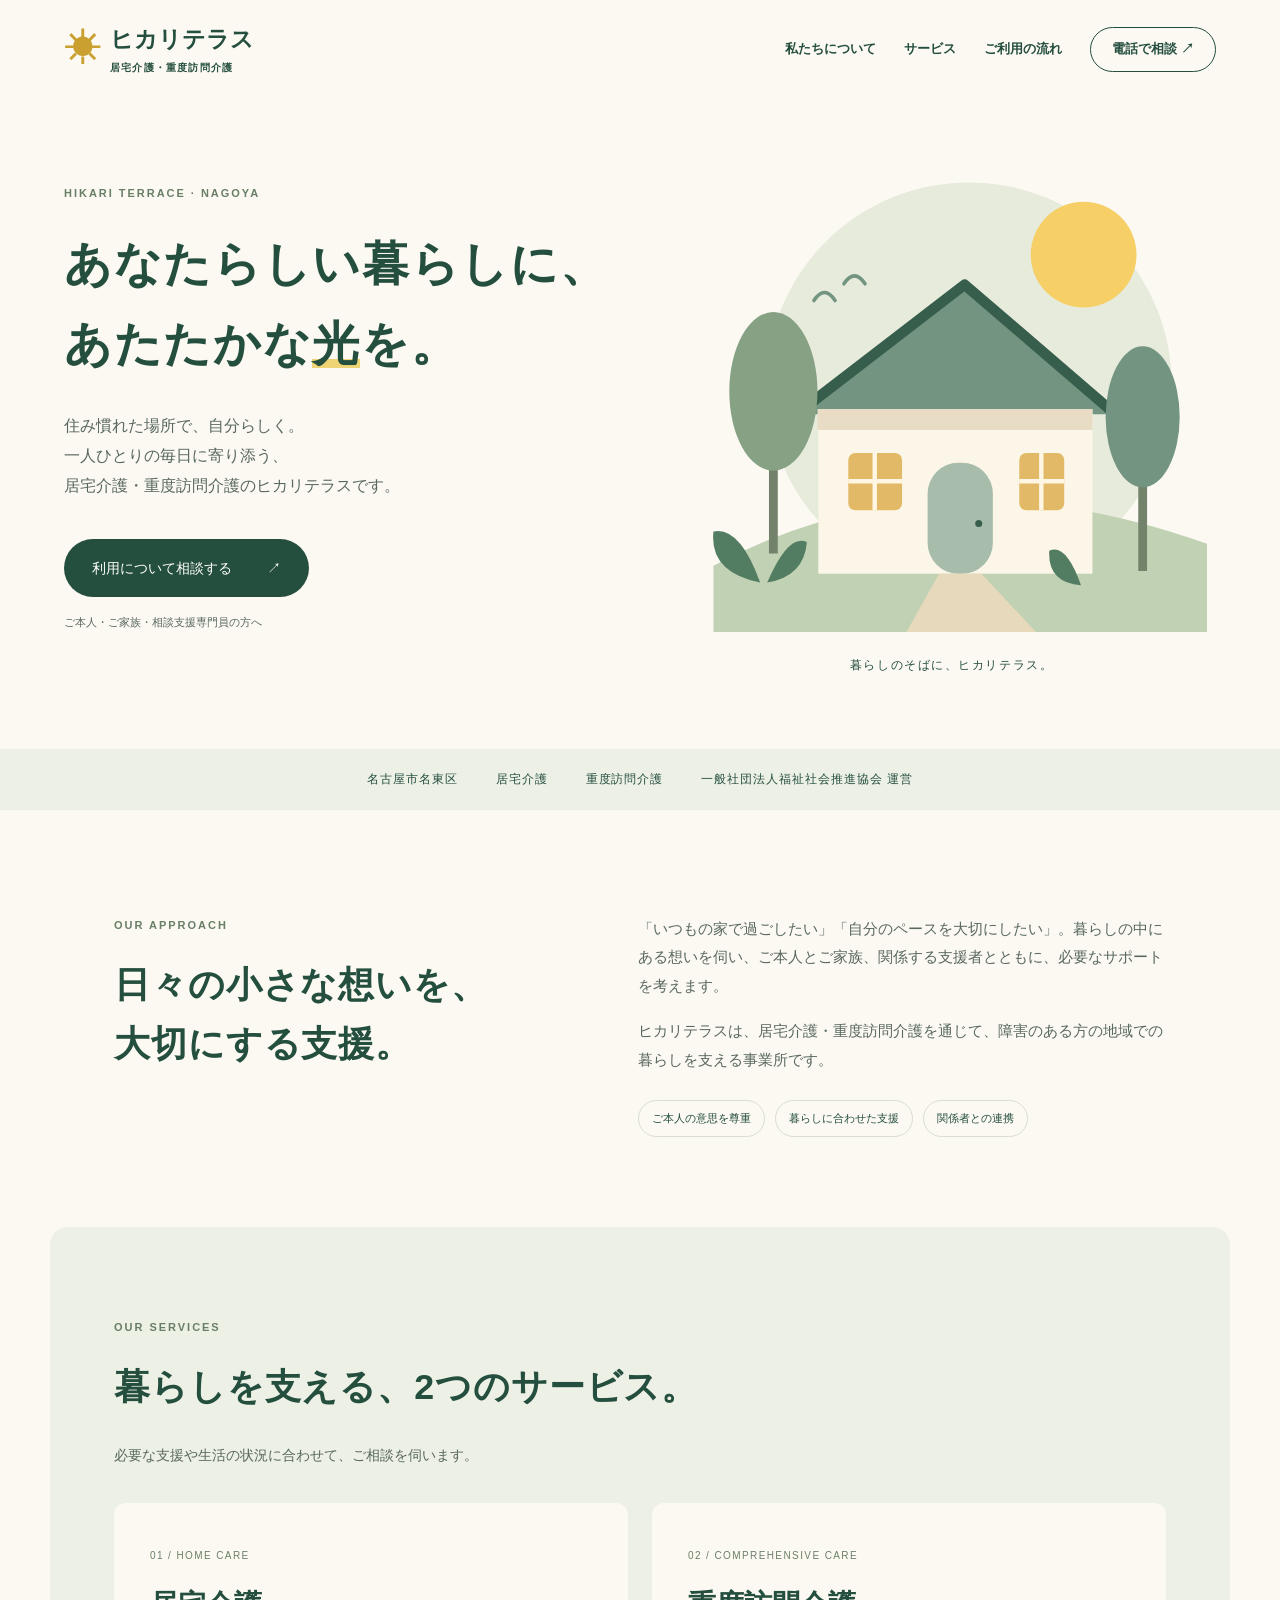
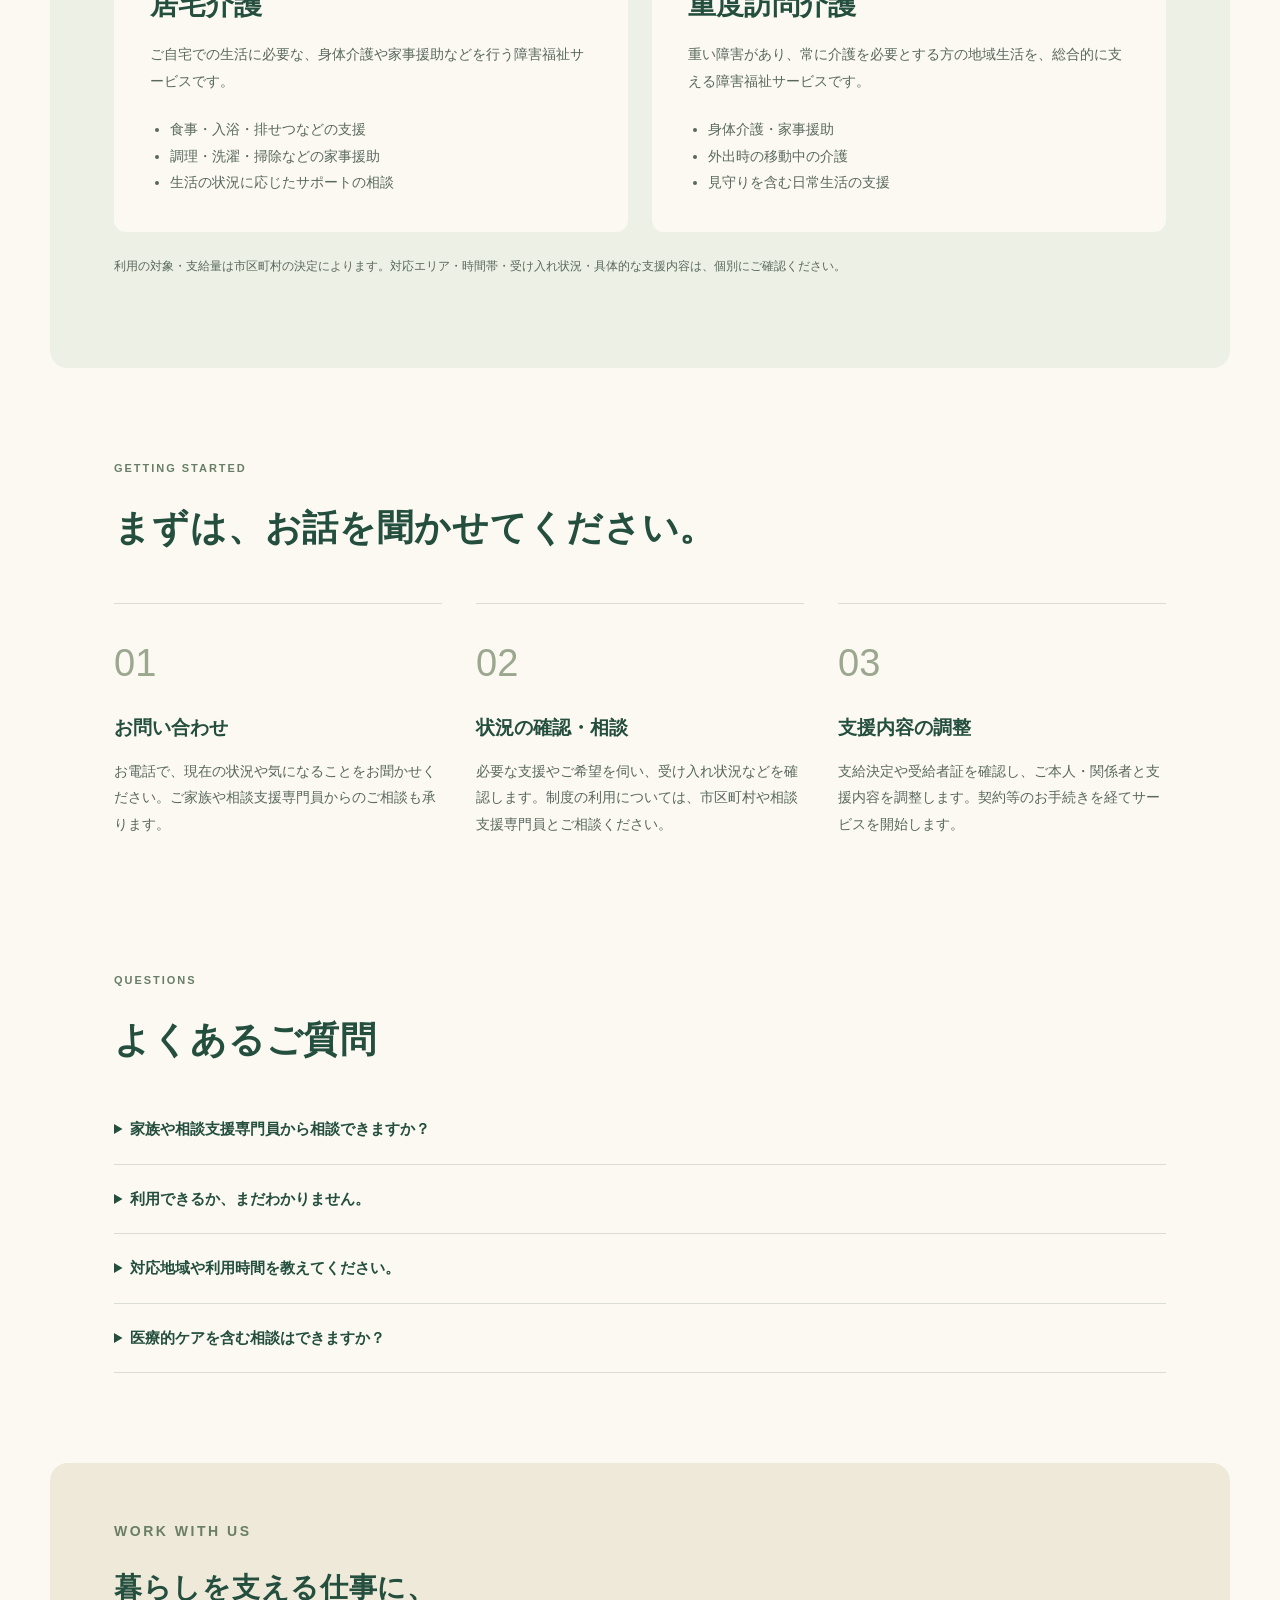
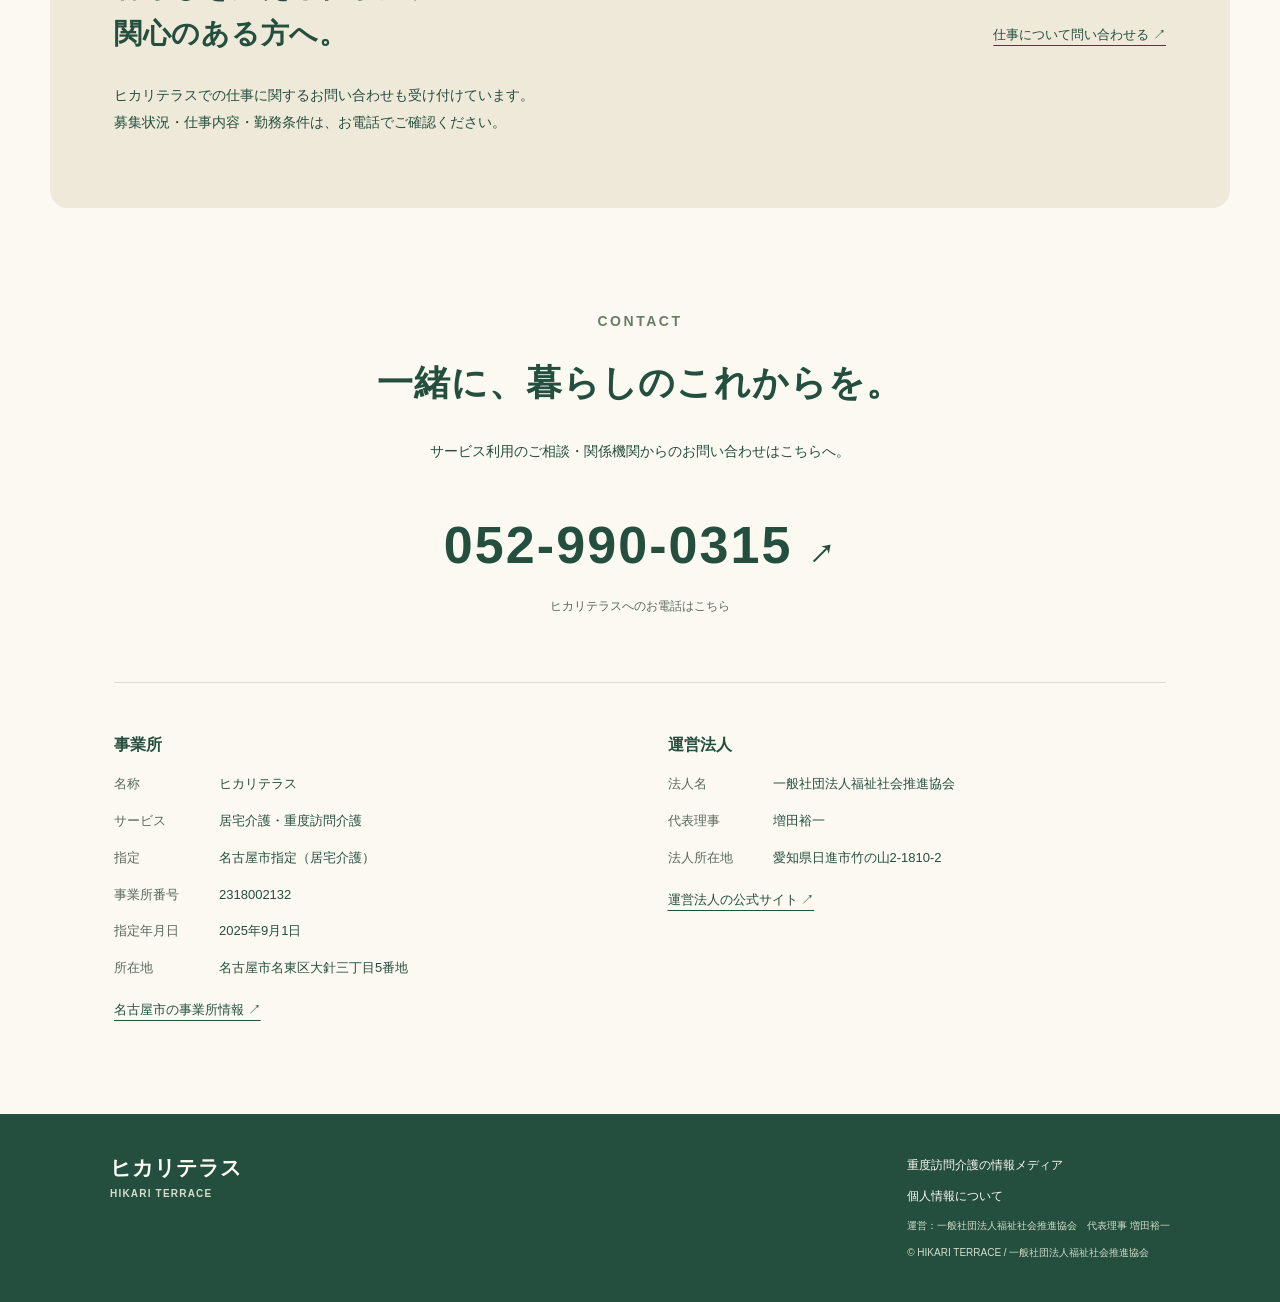
<file: index.html>
<!doctype html>
<html lang="ja"><head><meta charset="utf-8"><meta name="viewport" content="width=device-width,initial-scale=1"><title>ヒカリテラス｜名古屋市名東区の居宅介護・重度訪問介護</title><meta name="description" content="ヒカリテラスは名古屋市名東区の居宅介護・重度訪問介護事業所です。運営は一般社団法人福祉社会推進協会、代表理事は増田裕一。利用相談は052-990-0315へ。"><link rel="canonical" href="https://hikariterrace.org/"><meta property="og:title" content="ヒカリテラス｜あなたらしい暮らしに、あたたかな光を。"><meta property="og:description" content="名古屋市名東区の居宅介護・重度訪問介護。サービスのご相談は052-990-0315へ。"><meta property="og:url" content="https://hikariterrace.org/"><meta property="og:type" content="website"><link rel="icon" href="/favicon.svg" type="image/svg+xml"><link rel="stylesheet" href="/style.css"><script type="application/ld+json">{"@context":"https://schema.org","@graph":[{"@type":"Organization","@id":"https://masudayuichi.net/#operator","name":"一般社団法人福祉社会推進協会","url":"https://fukushishakai.org/","employee":{"@id":"https://masudayuichi.jp/#person"}},{"@type":"Person","@id":"https://masudayuichi.jp/#person","name":"増田裕一","url":"https://masudayuichi.jp/profile/","jobTitle":"代表理事","worksFor":{"@id":"https://masudayuichi.net/#operator"}},{"@type":"Organization","@id":"https://masudayuichi.net/#hikariterrace","name":"ヒカリテラス","url":"https://hikariterrace.org/","parentOrganization":{"@id":"https://masudayuichi.net/#operator"}}]}</script></head>
<body><a class="skip" href="#main">本文へ移動</a><header><a class="brand" href="/" aria-label="ヒカリテラス ホーム"><span class="sun">☀</span><span>ヒカリテラス<small>居宅介護・重度訪問介護</small></span></a><nav aria-label="メインナビゲーション"><a href="#about">私たちについて</a><a href="#service">サービス</a><a href="#flow">ご利用の流れ</a><a class="nav-call" href="tel:0529900315">電話で相談 ↗</a></nav></header>
<main id="main"><section class="hero"><div class="hero-copy"><p class="eyebrow">HIKARI TERRACE · NAGOYA</p><h1>あなたらしい暮らしに、<br>あたたかな<span>光</span>を。</h1><p class="lead">住み慣れた場所で、自分らしく。<br>一人ひとりの毎日に寄り添う、<br>居宅介護・重度訪問介護のヒカリテラスです。</p><a class="button" href="#contact">利用について相談する <span>↗</span></a><p class="hero-note">ご本人・ご家族・相談支援専門員の方へ</p></div><div class="art"><svg viewBox="0 0 600 560" role="img" aria-labelledby="art-title"><title id="art-title">木々と光に包まれた、あたたかな家のイラスト</title><circle cx="320" cy="260" r="230" fill="#e6ebdb"/><circle cx="450" cy="112" r="60" fill="#f6cf66"/><path d="M30 465Q280 330 590 440V540H30Z" fill="#c1d1b3"/><path d="M124 293L315 146 486 293" fill="#729481" stroke="#375e4c" stroke-width="12" stroke-linejoin="round"/><path d="M149 287H460V474H149Z" fill="#fcf6e8"/><path d="M148 287H460V311H148Z" fill="#e8dcc4"/><rect x="273" y="348" width="74" height="126" rx="35" fill="#a7bcaa"/><circle cx="331" cy="417" r="4" fill="#375e4c"/><rect x="183" y="337" width="61" height="65" rx="8" fill="#e2b966"/><path d="M213 337V402M183 369H244" stroke="#fff7e3" stroke-width="5"/><rect x="377" y="337" width="51" height="65" rx="8" fill="#e2b966"/><path d="M402 337V402M377 369H428" stroke="#fff7e3" stroke-width="5"/><path d="M286 474L249 540H396L334 474Z" fill="#e7d9bc"/><path d="M98 451V280M517 471V301" stroke="#73826a" stroke-width="10"/><ellipse cx="98" cy="267" rx="50" ry="90" fill="#87a184"/><ellipse cx="517" cy="296" rx="42" ry="80" fill="#729481"/><path d="M83 484Q60 420 30 426Q25 472 83 484M91 484Q115 428 136 438Q133 477 91 484M447 487Q430 439 411 448Q409 484 447 487" fill="#537d62"/><path d="M144 164Q156 146 168 164M178 145Q190 127 202 145" fill="none" stroke="#729481" stroke-width="4" stroke-linecap="round"/></svg><span class="art-caption">暮らしのそばに、ヒカリテラス。</span></div></section>
<div class="strip"><span>名古屋市名東区</span><span>居宅介護</span><span>重度訪問介護</span><span>一般社団法人福祉社会推進協会 運営</span></div>
<section id="about" class="section about"><div><p class="eyebrow">OUR APPROACH</p><h2>日々の小さな想いを、<br>大切にする支援。</h2></div><div><p>「いつもの家で過ごしたい」「自分のペースを大切にしたい」。暮らしの中にある想いを伺い、ご本人とご家族、関係する支援者とともに、必要なサポートを考えます。</p><p>ヒカリテラスは、居宅介護・重度訪問介護を通じて、障害のある方の地域での暮らしを支える事業所です。</p><div class="values"><span>ご本人の意思を尊重</span><span>暮らしに合わせた支援</span><span>関係者との連携</span></div></div></section>
<section id="service" class="section services"><p class="eyebrow">OUR SERVICES</p><h2>暮らしを支える、2つのサービス。</h2><p class="intro">必要な支援や生活の状況に合わせて、ご相談を伺います。</p><div class="cards"><article><span class="card-number">01 / HOME CARE</span><h3>居宅介護</h3><p>ご自宅での生活に必要な、身体介護や家事援助などを行う障害福祉サービスです。</p><ul><li>食事・入浴・排せつなどの支援</li><li>調理・洗濯・掃除などの家事援助</li><li>生活の状況に応じたサポートの相談</li></ul></article><article><span class="card-number">02 / COMPREHENSIVE CARE</span><h3>重度訪問介護</h3><p>重い障害があり、常に介護を必要とする方の地域生活を、総合的に支える障害福祉サービスです。</p><ul><li>身体介護・家事援助</li><li>外出時の移動中の介護</li><li>見守りを含む日常生活の支援</li></ul></article></div><p class="note">利用の対象・支給量は市区町村の決定によります。対応エリア・時間帯・受け入れ状況・具体的な支援内容は、個別にご確認ください。</p></section>
<section id="flow" class="section"><p class="eyebrow">GETTING STARTED</p><h2>まずは、お話を聞かせてください。</h2><ol class="steps"><li><span>01</span><h3>お問い合わせ</h3><p>お電話で、現在の状況や気になることをお聞かせください。ご家族や相談支援専門員からのご相談も承ります。</p></li><li><span>02</span><h3>状況の確認・相談</h3><p>必要な支援やご希望を伺い、受け入れ状況などを確認します。制度の利用については、市区町村や相談支援専門員とご相談ください。</p></li><li><span>03</span><h3>支援内容の調整</h3><p>支給決定や受給者証を確認し、ご本人・関係者と支援内容を調整します。契約等のお手続きを経てサービスを開始します。</p></li></ol></section>
<section class="section faq"><p class="eyebrow">QUESTIONS</p><h2>よくあるご質問</h2><details><summary>家族や相談支援専門員から相談できますか？</summary><p>はい。ご本人だけでなく、ご家族・相談支援専門員など、支援に関わる方からのご相談も承ります。</p></details><details><summary>利用できるか、まだわかりません。</summary><p>まずはご相談ください。サービスの利用対象や支給決定については、お住まいの市区町村の障害福祉窓口や相談支援専門員にご確認ください。</p></details><details><summary>対応地域や利用時間を教えてください。</summary><p>具体的な対応地域・時間帯・受け入れ状況は、必要な支援内容とあわせてお電話でご確認ください。</p></details><details><summary>医療的ケアを含む相談はできますか？</summary><p>必要なケアの内容をお聞かせください。対応の可否は、体制や関係機関との連携を確認したうえで、個別にご案内します。</p></details></section>
<section class="recruit section"><div><p class="eyebrow">WORK WITH US</p><h2>暮らしを支える仕事に、<br>関心のある方へ。</h2><p>ヒカリテラスでの仕事に関するお問い合わせも受け付けています。<br>募集状況・仕事内容・勤務条件は、お電話でご確認ください。</p></div><a class="text-link" href="tel:0529900315">仕事について問い合わせる ↗</a></section>
<section id="contact" class="section contact"><p class="eyebrow">CONTACT</p><h2>一緒に、暮らしのこれからを。</h2><p>サービス利用のご相談・関係機関からのお問い合わせはこちらへ。</p><a class="phone" href="tel:0529900315">052-990-0315 <span>↗</span></a><p class="note">ヒカリテラスへのお電話はこちら</p><div class="office"><div><h3>事業所</h3><dl><dt>名称</dt><dd>ヒカリテラス</dd><dt>サービス</dt><dd>居宅介護・重度訪問介護</dd><dt>指定</dt><dd>名古屋市指定（居宅介護）</dd><dt>事業所番号</dt><dd>2318002132</dd><dt>指定年月日</dt><dd>2025年9月1日</dd><dt>所在地</dt><dd>名古屋市名東区大針三丁目5番地</dd></dl><a class="text-link" href="https://www.kaigo-wel.city.nagoya.jp/view/wel/jigyosho/23900110000777/show" target="_blank" rel="noopener noreferrer">名古屋市の事業所情報 ↗</a></div><div><h3>運営法人</h3><dl><dt>法人名</dt><dd>一般社団法人福祉社会推進協会</dd><dt>代表理事</dt><dd><a href="https://masudayuichi.jp/profile/">増田裕一</a></dd><dt>法人所在地</dt><dd>愛知県日進市竹の山2-1810-2</dd></dl><a class="text-link" href="https://fukushishakai.org/">運営法人の公式サイト ↗</a></div></div></section></main>
<footer><a class="brand" href="/">ヒカリテラス<small>HIKARI TERRACE</small></a><div><a href="https://masudayuichi.net/">重度訪問介護の情報メディア</a><a href="/privacy.html">個人情報について</a><small>運営：<a href="https://fukushishakai.org/">一般社団法人福祉社会推進協会</a>　代表理事 <a href="https://masudayuichi.jp/">増田裕一</a></small><small>© HIKARI TERRACE / 一般社団法人福祉社会推進協会</small></div></footer></body></html>
</file>
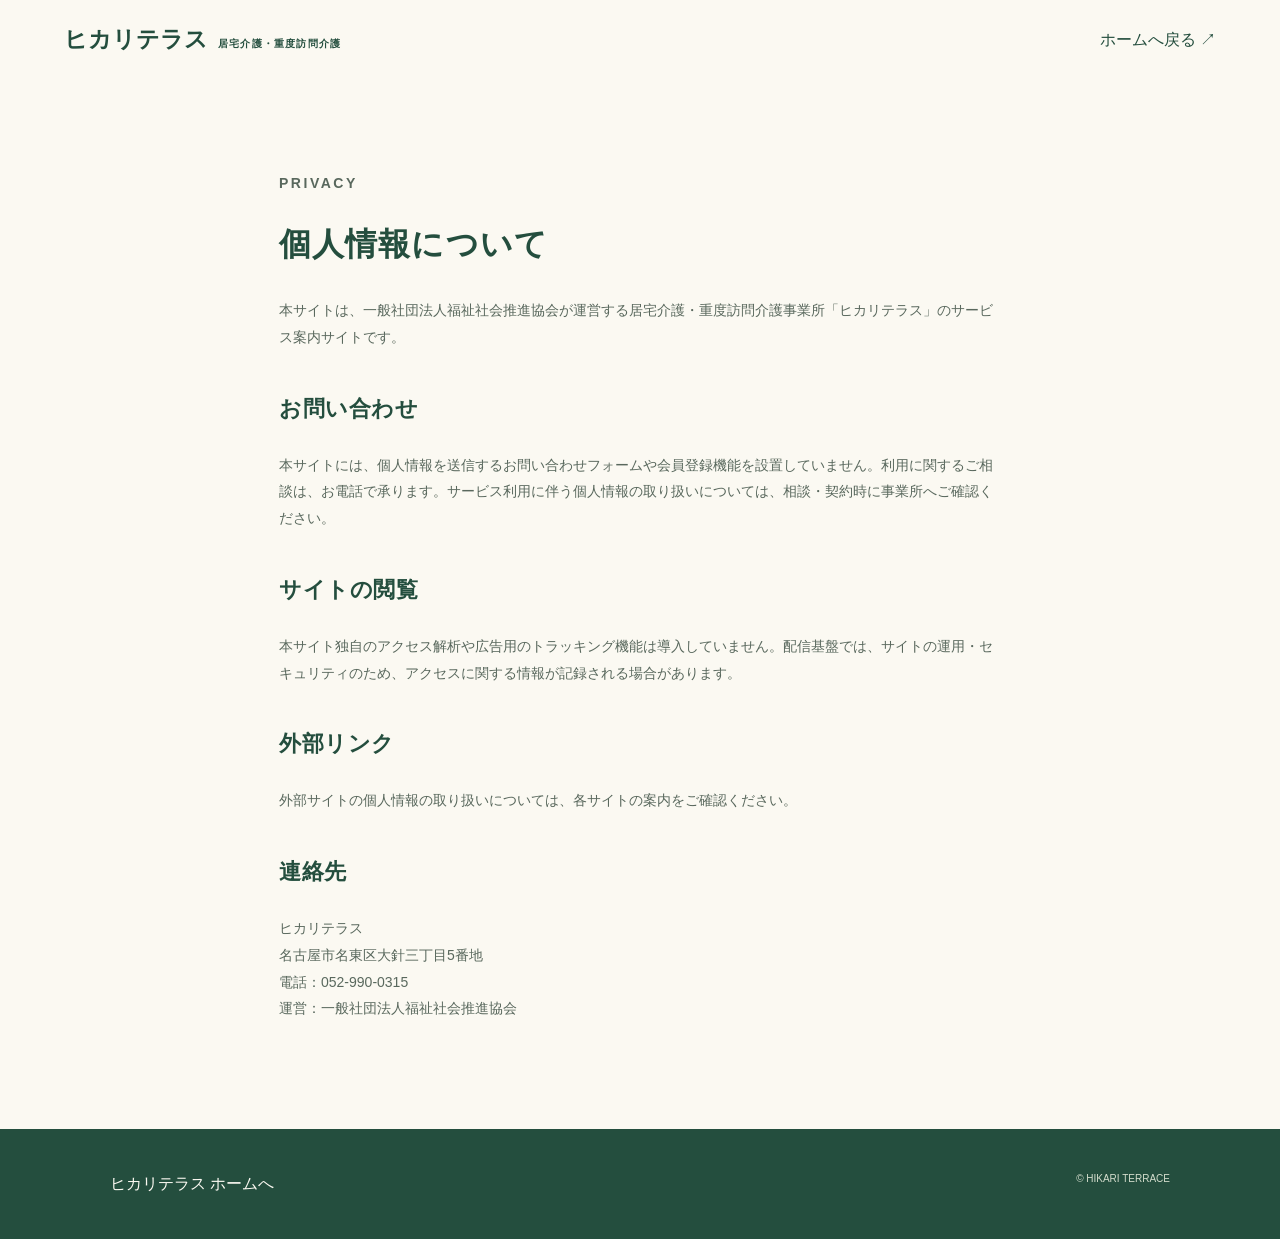
<file: privacy.html>
<!doctype html><html lang="ja"><head><meta charset="utf-8"><meta name="viewport" content="width=device-width,initial-scale=1"><title>個人情報について｜ヒカリテラス</title><link rel="stylesheet" href="/style.css"><link rel="icon" href="/favicon.svg"><link rel="canonical" href="https://hikariterrace.org/privacy.html"></head><body><header><a class="brand" href="/">ヒカリテラス<small>居宅介護・重度訪問介護</small></a><a href="/">ホームへ戻る ↗</a></header><main class="section document"><p class="eyebrow">PRIVACY</p><h1>個人情報について</h1><p>本サイトは、一般社団法人福祉社会推進協会が運営する居宅介護・重度訪問介護事業所「ヒカリテラス」のサービス案内サイトです。</p><h2>お問い合わせ</h2><p>本サイトには、個人情報を送信するお問い合わせフォームや会員登録機能を設置していません。利用に関するご相談は、お電話で承ります。サービス利用に伴う個人情報の取り扱いについては、相談・契約時に事業所へご確認ください。</p><h2>サイトの閲覧</h2><p>本サイト独自のアクセス解析や広告用のトラッキング機能は導入していません。配信基盤では、サイトの運用・セキュリティのため、アクセスに関する情報が記録される場合があります。</p><h2>外部リンク</h2><p>外部サイトの個人情報の取り扱いについては、各サイトの案内をご確認ください。</p><h2>連絡先</h2><p>ヒカリテラス<br>名古屋市名東区大針三丁目5番地<br>電話：<a href="tel:0529900315">052-990-0315</a><br>運営：一般社団法人福祉社会推進協会</p></main><footer><a href="/">ヒカリテラス ホームへ</a><small>© HIKARI TERRACE</small></footer></body></html>
</file>
<file: style.css>
@charset "UTF-8";
:root{--ink:#244e3e;--muted:#59685d;--paper:#fbf9f2;--green:#edf0e5;--line:#d9ded0;--gold:#e7b746}*{box-sizing:border-box}html{scroll-behavior:smooth;scroll-padding-top:110px}body{margin:0;background:var(--paper);color:var(--ink);font-family:"Hiragino Kaku Gothic ProN","Yu Gothic",Meiryo,sans-serif;line-height:1.9}a{color:inherit;text-decoration:none}a:hover{text-decoration:underline}a:focus-visible,summary:focus-visible{outline:3px solid #ba8825;outline-offset:5px}.skip{position:absolute;top:-80px;background:white;padding:12px;z-index:5}.skip:focus{top:0}header{max-width:1280px;margin:auto;padding:25px 5%;display:flex;align-items:center;justify-content:space-between;gap:25px}.brand{font-size:23px;font-weight:700;line-height:1.3;display:flex;gap:10px;align-items:center}.brand small{display:block;font-size:10px;letter-spacing:.12em;margin-top:6px}.sun{color:#caa031;font-size:36px}nav{display:flex;gap:28px;align-items:center;font-size:13px;font-weight:700}.nav-call{border:1px solid var(--ink);border-radius:30px;padding:9px 21px}.hero{max-width:1280px;margin:auto;display:grid;grid-template-columns:1.15fr 1fr;align-items:center;min-height:650px;padding:45px 5% 60px;gap:15px}.eyebrow{font-size:11px;letter-spacing:.18em;font-weight:700;margin:0 0 20px;color:#697e66}h1{font-size:clamp(30px,3.7vw,49px);font-weight:600;line-height:1.7;letter-spacing:.035em;margin:20px 0 26px}h1 span{position:relative}h1 span:after{content:"";position:absolute;background:#efd475;width:1em;height:9px;bottom:2px;left:0;z-index:-1}.lead{font-size:16px;color:var(--muted)}.button{display:inline-flex;gap:35px;background:var(--ink);color:#fff;border-radius:40px;padding:16px 28px;font-size:14px;margin-top:20px}.button:hover{background:#35634f;text-decoration:none}.hero-note{font-size:11px;color:var(--muted);margin-top:15px}.art svg{display:block;width:100%;height:auto}.art-caption{display:block;text-align:center;font-size:12px;letter-spacing:.13em;margin-top:5px}.strip{display:flex;justify-content:center;gap:38px;flex-wrap:wrap;background:var(--green);padding:19px 5%;font-size:12px;letter-spacing:.08em}.section{max-width:1180px;margin:auto;padding:90px 5%}h2{font-size:clamp(25px,2.8vw,36px);line-height:1.65;font-weight:600;letter-spacing:.025em;margin:0 0 25px}h3{font-size:21px;line-height:1.5;margin:15px 0}p{margin:0 0 17px}.about{display:grid;grid-template-columns:1fr 1.15fr;gap:65px;padding-top:105px}.about p:not(.eyebrow){font-size:15px;color:var(--muted)}.values{display:flex;flex-wrap:wrap;gap:10px;margin-top:26px}.values span{font-size:11px;border:1px solid var(--line);padding:7px 13px;border-radius:25px}.services{background:var(--green);border-radius:18px}.intro{color:var(--muted);font-size:14px}.cards{display:grid;grid-template-columns:1fr 1fr;gap:24px;margin-top:34px}.cards article{background:var(--paper);border-radius:12px;padding:36px}.card-number{font-size:10px;letter-spacing:.14em;color:#6d8068}.cards h3{font-size:28px}.cards p,.cards li{font-size:14px;color:var(--muted)}.cards ul{padding-left:20px;margin:22px 0 0}.note{font-size:12px;color:var(--muted);margin:23px 0 0}.steps{padding:0;list-style:none;display:grid;grid-template-columns:repeat(3,1fr);gap:34px;margin-top:45px}.steps li{border-top:1px solid var(--line);padding-top:23px}.steps span{font-size:38px;font-weight:300;color:#9ba78e}.steps h3{font-size:19px}.steps p{font-size:14px;color:var(--muted)}.faq{padding-top:10px}.faq details{border-bottom:1px solid var(--line);padding:20px 0}.faq summary{cursor:pointer;font-size:15px;font-weight:600}.faq details p{font-size:14px;color:var(--muted);padding:20px 0 0;max-width:850px}.recruit{background:#efe9d9;border-radius:18px;display:flex;align-items:center;justify-content:space-between;gap:35px;padding-top:55px;padding-bottom:55px}.recruit h2{font-size:28px}.recruit p{font-size:14px}.text-link{font-size:13px;text-decoration:underline;text-underline-offset:6px;white-space:nowrap}.contact{text-align:center;padding-top:100px}.contact>p{font-size:14px}.phone{font-size:clamp(30px,4.5vw,52px);font-weight:600;letter-spacing:.04em;display:inline-block;margin-top:14px}.phone span{font-size:25px}.contact .note{margin-top:0;font-size:12px}.office{text-align:left;display:grid;grid-template-columns:1fr 1fr;gap:55px;border-top:1px solid var(--line);margin-top:65px;padding-top:35px}.office h3{font-size:16px}dl{font-size:13px;display:grid;grid-template-columns:95px 1fr;gap:12px 10px}dt{color:var(--muted)}dd{margin:0}footer{background:var(--ink);color:#fbf9f2;padding:40px max(5%,calc((100vw - 1060px)/2));display:flex;justify-content:space-between;gap:35px}footer .brand{display:block;font-size:21px}footer>div{display:flex;flex-direction:column;gap:8px;font-size:12px}footer small{font-size:10px;color:#d4ddcd}.document{max-width:850px;min-height:65vh}.document h1{font-size:32px}.document h2{font-size:22px;margin-top:40px}.document p{font-size:14px;color:var(--muted)}@media(max-width:800px){header{padding:20px 6%;align-items:flex-start}.brand{font-size:19px}.sun{font-size:29px}nav{gap:12px}nav>a:not(.nav-call){display:none}.nav-call{font-size:11px;padding:8px 12px}.hero{grid-template-columns:1fr;padding:35px 7% 45px;min-height:0}.hero h1{font-size:clamp(27px,6vw,40px)}.lead{font-size:14px}.art{max-width:430px;margin:20px auto 0;width:100%}.strip{gap:9px 20px;font-size:10px}.section{padding:60px 7%}.about{grid-template-columns:1fr;gap:12px}.services,.recruit{border-radius:0}.cards{grid-template-columns:1fr;gap:18px}.cards article{padding:28px}.steps{grid-template-columns:1fr;gap:20px}.steps li{display:grid;grid-template-columns:55px 1fr;gap:0 15px}.steps span{grid-row:1/3}.steps h3{margin:5px 0 10px}.steps p{grid-column:2}.faq{padding-top:5px}.recruit{display:block}.text-link{white-space:normal}.office{grid-template-columns:1fr;gap:25px;margin-top:40px}dl{grid-template-columns:80px 1fr;font-size:12px}footer{display:block;padding:35px 7%}footer>div{margin-top:22px}h2{font-size:27px}}@media(prefers-reduced-motion:reduce){html{scroll-behavior:auto}}
</file>
